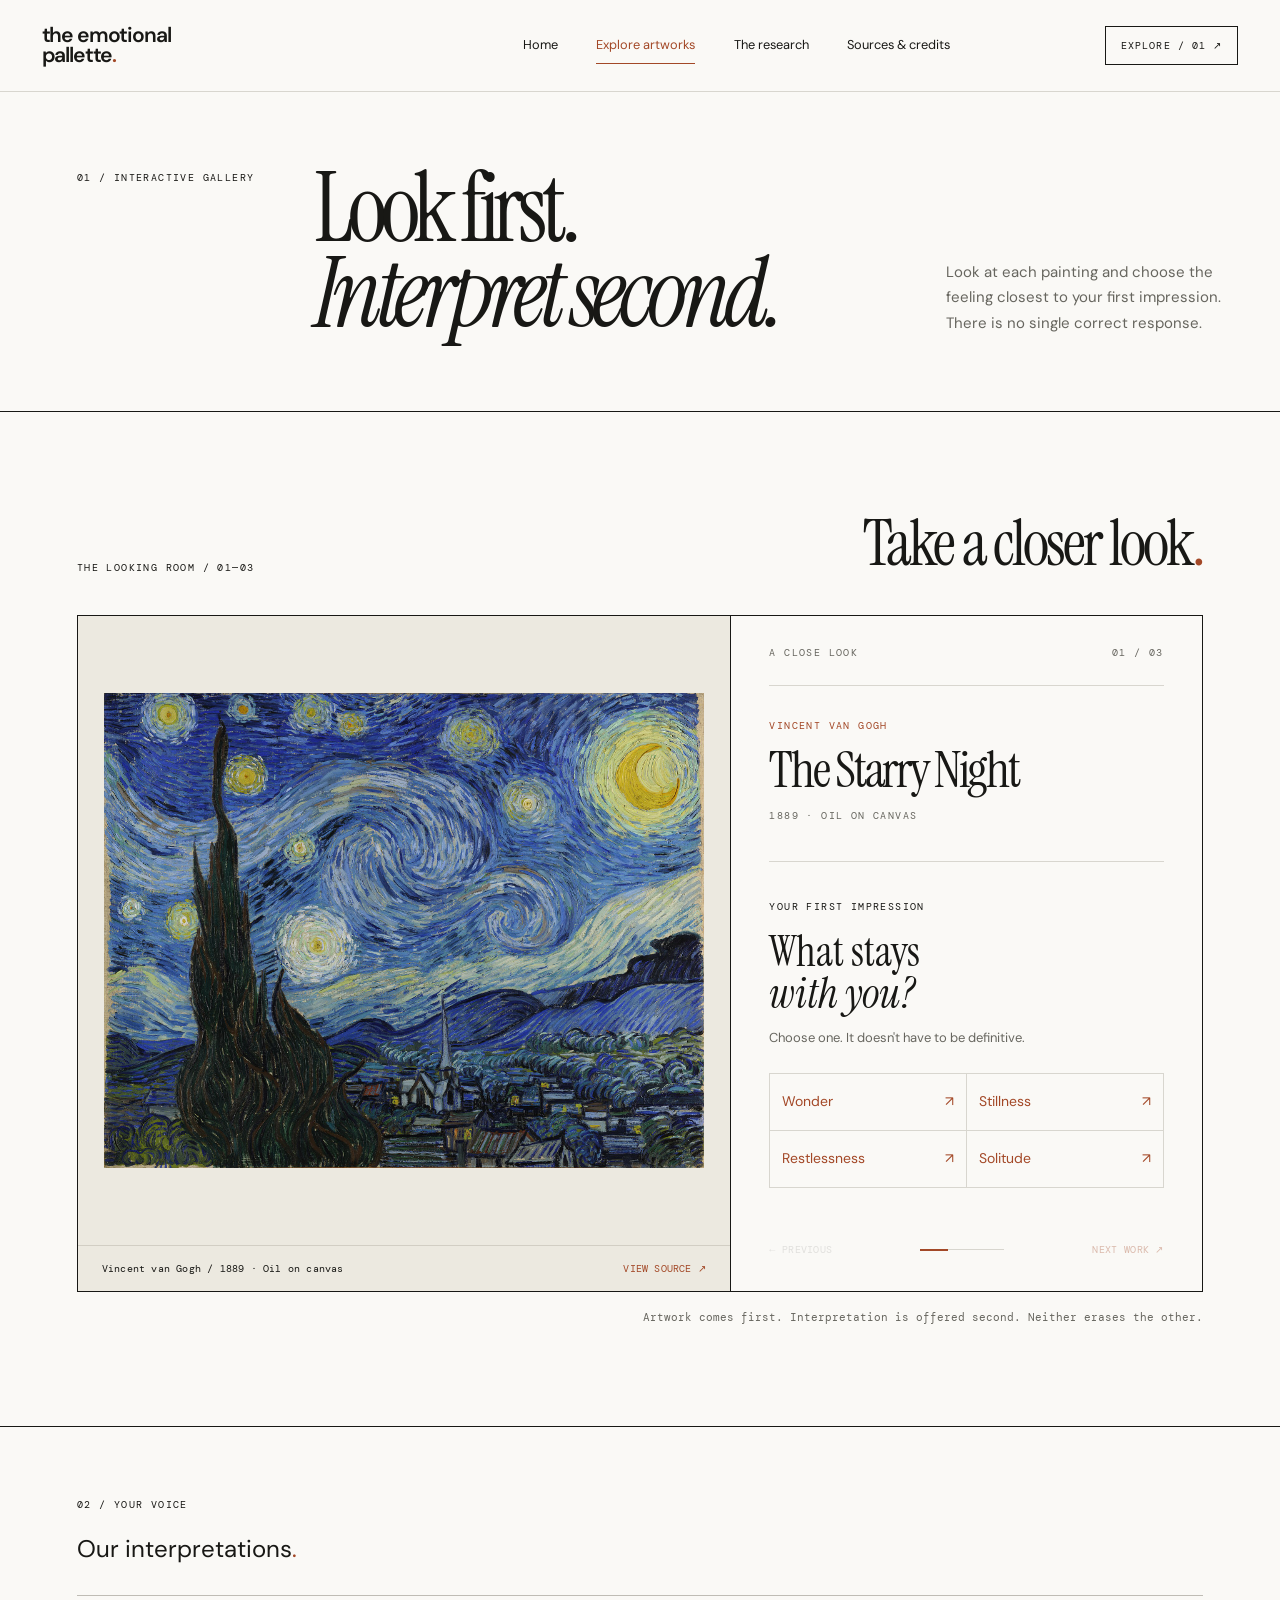
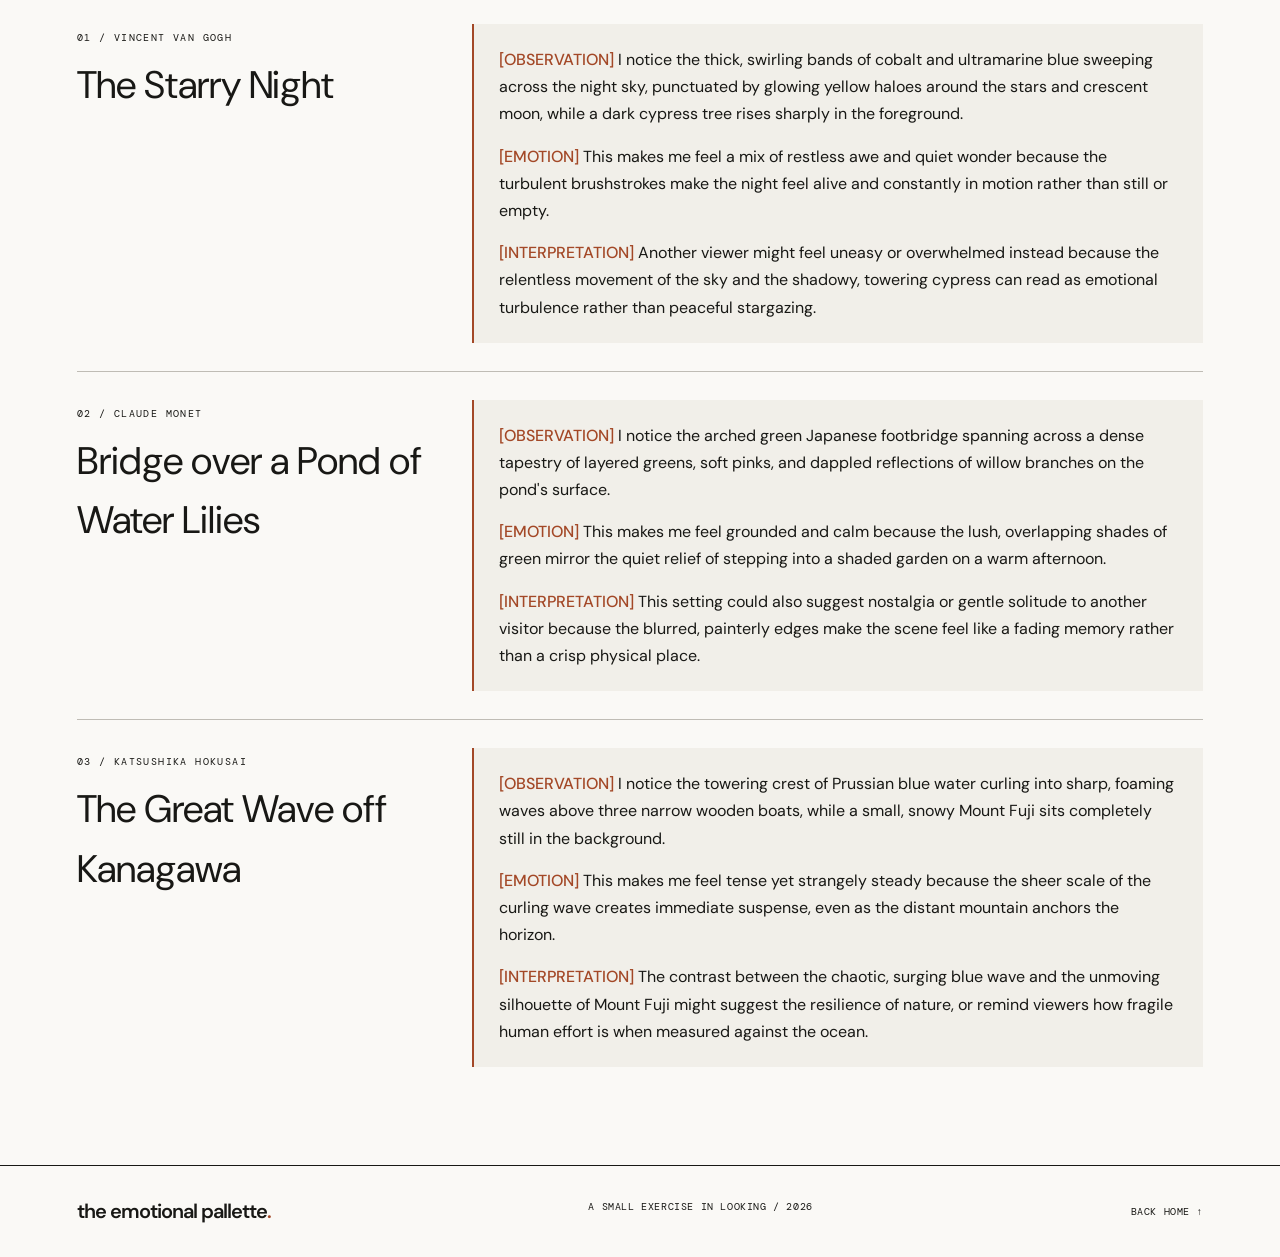
<file: explore.html>
<!DOCTYPE html>
<html lang="en">
<head>
  <meta charset="UTF-8">
  <meta name="viewport" content="width=device-width, initial-scale=1.0">
  <title>Explore Artworks — The Emotional Pallette</title>
  <link rel="preconnect" href="https://fonts.googleapis.com">
  <link rel="preconnect" href="https://fonts.gstatic.com" crossorigin>
  <link href="https://fonts.googleapis.com/css2?family=DM+Mono:wght@400;500&family=DM+Sans:wght@400;500;600&family=Instrument+Serif:ital@0;1&display=swap" rel="stylesheet">
  <link rel="stylesheet" href="styles.css">
  <script src="script.js" defer></script>
  <style>
    .student-notes { padding-top: 64px; padding-bottom: 70px; }
    .student-notes h2 { margin: 14px 0 28px; }
    .student-note {
      border-top: 1px solid #bfbcb5;
      padding: 28px 0;
      display: grid;
      grid-template-columns: minmax(160px, 1fr) minmax(0, 2fr);
      gap: 30px;
    }
    .student-note h3 { margin: 7px 0; font-size: clamp(27px, 3vw, 40px); }
    .student-note .writing-box {
      background: #f1efe9;
      border-left: 2px solid #a34827;
      padding: 22px 25px;
    }
    .student-note .writing-box p { margin: 0 0 15px; line-height: 1.7; }
    .student-note .writing-box p:last-child { margin-bottom: 0; }
    .student-note .writing-box strong { color: #a34827; font-weight: 500; }
    @media (max-width: 720px) {
      .student-note { grid-template-columns: 1fr; gap: 16px; }
    }
  </style>
</head>
<body data-page="explore">
  <a class="skip-link" href="#main">Skip to main content</a>
  <header class="site-header">
    <a class="wordmark" href="index.html" aria-label="The Emotional Pallette home">the emotional<span class="wordmark-line">pallette<span class="wordmark-period">.</span></span></a>
    <nav class="nav-links" aria-label="Main navigation">
      <a href="index.html">Home</a>
      <a href="explore.html" aria-current="page">Explore artworks</a>
      <a href="research.html">The research</a>
      <a href="sources.html">Sources & credits</a>
    </nav>
    <a class="nav-index" href="#experience">EXPLORE / 01 ↗</a>
  </header>

  <main id="main">
    <section class="page-intro section-frame">
      <span class="small-label">01 / INTERACTIVE GALLERY</span>
      <h1>Look first.<br><em>Interpret second.</em></h1>
      <p>Look at each painting and choose the feeling closest to your first impression. There is no single correct response.</p>
    </section>

    <!-- Do not rename the IDs in this gallery. script.js uses them. -->
    <section class="experience section-frame" id="experience" aria-labelledby="experience-title">
      <div class="section-heading">
        <span class="small-label">THE LOOKING ROOM / 01—03</span>
        <h2 id="experience-title">Take a closer look<span class="accent-dot">.</span></h2>
      </div>
      <div class="experience-shell">
        <div class="experience-art">
          <div class="image-slot">
            <img id="painting-image" src="" alt="" referrerpolicy="no-referrer">
            <div class="image-fallback" id="painting-fallback" hidden>
              <span>IMAGE PREVIEW UNAVAILABLE</span>
              <p>Use the artwork source link below to view the original.</p>
            </div>
          </div>
          <div class="art-caption">
            <span id="painting-caption"></span>
            <a id="painting-source" href="sources.html" target="_blank" rel="noopener noreferrer">VIEW SOURCE ↗</a>
          </div>
        </div>
        <div class="experience-panel">
          <div class="panel-top">
            <span class="small-label">A CLOSE LOOK</span>
            <span class="small-label" id="progress-count">01 / 03</span>
          </div>
          <div class="panel-title">
            <p class="maker" id="work-maker"></p>
            <h3 id="work-title"></h3>
            <p class="work-date" id="work-date"></p>
          </div>
          <div class="question-block">
            <span class="small-label">YOUR FIRST IMPRESSION</span>
            <h4>What stays<br><em>with you?</em></h4>
            <p>Choose one. It doesn't have to be definitive.</p>
            <div id="emotion-options" class="emotion-options" role="group" aria-label="Choose your emotional response"></div>
          </div>
          <div id="reflection" class="reflection" aria-live="polite" hidden>
            <span class="small-label">A POSSIBLE READING / NOT A DIAGNOSIS</span>
            <p id="reflection-text"></p>
            <button id="context-trigger" class="reveal-link" type="button">SHOW THE HISTORICAL CONTEXT <span aria-hidden="true">+</span></button>
            <div id="context" hidden>
              <p id="context-text"></p>
              <p><a href="#student-interpretations">READ OUR OWN ARTWORK INTERPRETATIONS ↗</a></p>
            </div>
          </div>
          <div class="panel-controls">
            <button id="previous" class="control-previous" type="button">← PREVIOUS</button>
            <span class="progress-rule" aria-hidden="true"><span id="progress-bar"></span></span>
            <button id="next" class="control-next" type="button" disabled>NEXT WORK ↗</button>
          </div>
        </div>
      </div>
      <p class="under-gallery">Artwork comes first. Interpretation is offered second. Neither erases the other.</p>
    </section>

    <!-- FILLED IN INTERPRETATION SECTIONS -->
    <section id="student-interpretations" class="student-notes section-frame" aria-labelledby="notes-title">
      <span class="small-label">02 / YOUR VOICE</span>
      <h2 id="notes-title">Our interpretations<span class="accent-dot">.</span></h2>

      <article class="student-note">
        <div>
          <span class="small-label">01 / VINCENT VAN GOGH</span>
          <h3>The Starry Night</h3>
        </div>
        <div class="writing-box">
          <p><strong>[OBSERVATION]</strong> I notice the thick, swirling bands of cobalt and ultramarine blue sweeping across the night sky, punctuated by glowing yellow haloes around the stars and crescent moon, while a dark cypress tree rises sharply in the foreground.</p>
          <p><strong>[EMOTION]</strong> This makes me feel a mix of restless awe and quiet wonder because the turbulent brushstrokes make the night feel alive and constantly in motion rather than still or empty.</p>
          <p><strong>[INTERPRETATION]</strong> Another viewer might feel uneasy or overwhelmed instead because the relentless movement of the sky and the shadowy, towering cypress can read as emotional turbulence rather than peaceful stargazing.</p>
        </div>
      </article>

      <article class="student-note">
        <div>
          <span class="small-label">02 / CLAUDE MONET</span>
          <h3>Bridge over a Pond of Water Lilies</h3>
        </div>
        <div class="writing-box">
          <p><strong>[OBSERVATION]</strong> I notice the arched green Japanese footbridge spanning across a dense tapestry of layered greens, soft pinks, and dappled reflections of willow branches on the pond's surface.</p>
          <p><strong>[EMOTION]</strong> This makes me feel grounded and calm because the lush, overlapping shades of green mirror the quiet relief of stepping into a shaded garden on a warm afternoon.</p>
          <p><strong>[INTERPRETATION]</strong> This setting could also suggest nostalgia or gentle solitude to another visitor because the blurred, painterly edges make the scene feel like a fading memory rather than a crisp physical place.</p>
        </div>
      </article>

      <article class="student-note">
        <div>
          <span class="small-label">03 / KATSUSHIKA HOKUSAI</span>
          <h3>The Great Wave off Kanagawa</h3>
        </div>
        <div class="writing-box">
          <p><strong>[OBSERVATION]</strong> I notice the towering crest of Prussian blue water curling into sharp, foaming waves above three narrow wooden boats, while a small, snowy Mount Fuji sits completely still in the background.</p>
          <p><strong>[EMOTION]</strong> This makes me feel tense yet strangely steady because the sheer scale of the curling wave creates immediate suspense, even as the distant mountain anchors the horizon.</p>
          <p><strong>[INTERPRETATION]</strong> The contrast between the chaotic, surging blue wave and the unmoving silhouette of Mount Fuji might suggest the resilience of nature, or remind viewers how fragile human effort is when measured against the ocean.</p>
        </div>
      </article>
    </section>

    <section id="your-palette" class="result-section section-frame" aria-labelledby="results-title" hidden>
      <div class="section-rail"><span class="index">III.</span><span>YOUR RESPONSES</span></div>
      <div class="results-head">
        <h2 id="results-title">Three works.<br><em>Three encounters.</em></h2>
        <p>Look at your choices side by side. Which piece surprised you?</p>
      </div>
      <div id="results-grid" class="results-grid"></div>
      <div class="results-foot">
        <p>Similar colors do not guarantee similar feelings. Subject, composition, context, and personal experience may all play a role.</p>
        <button id="restart" class="reveal-link" type="button">BEGIN AGAIN ↗</button>
      </div>
    </section>
  </main>
  <footer class="footer">
    <a class="footer-brand" href="index.html">the emotional pallette<span>.</span></a>
    <p>A SMALL EXERCISE IN LOOKING / 2026</p>
    <a href="index.html">BACK HOME ↑</a>
  </footer>
</body>
</html>
</file>
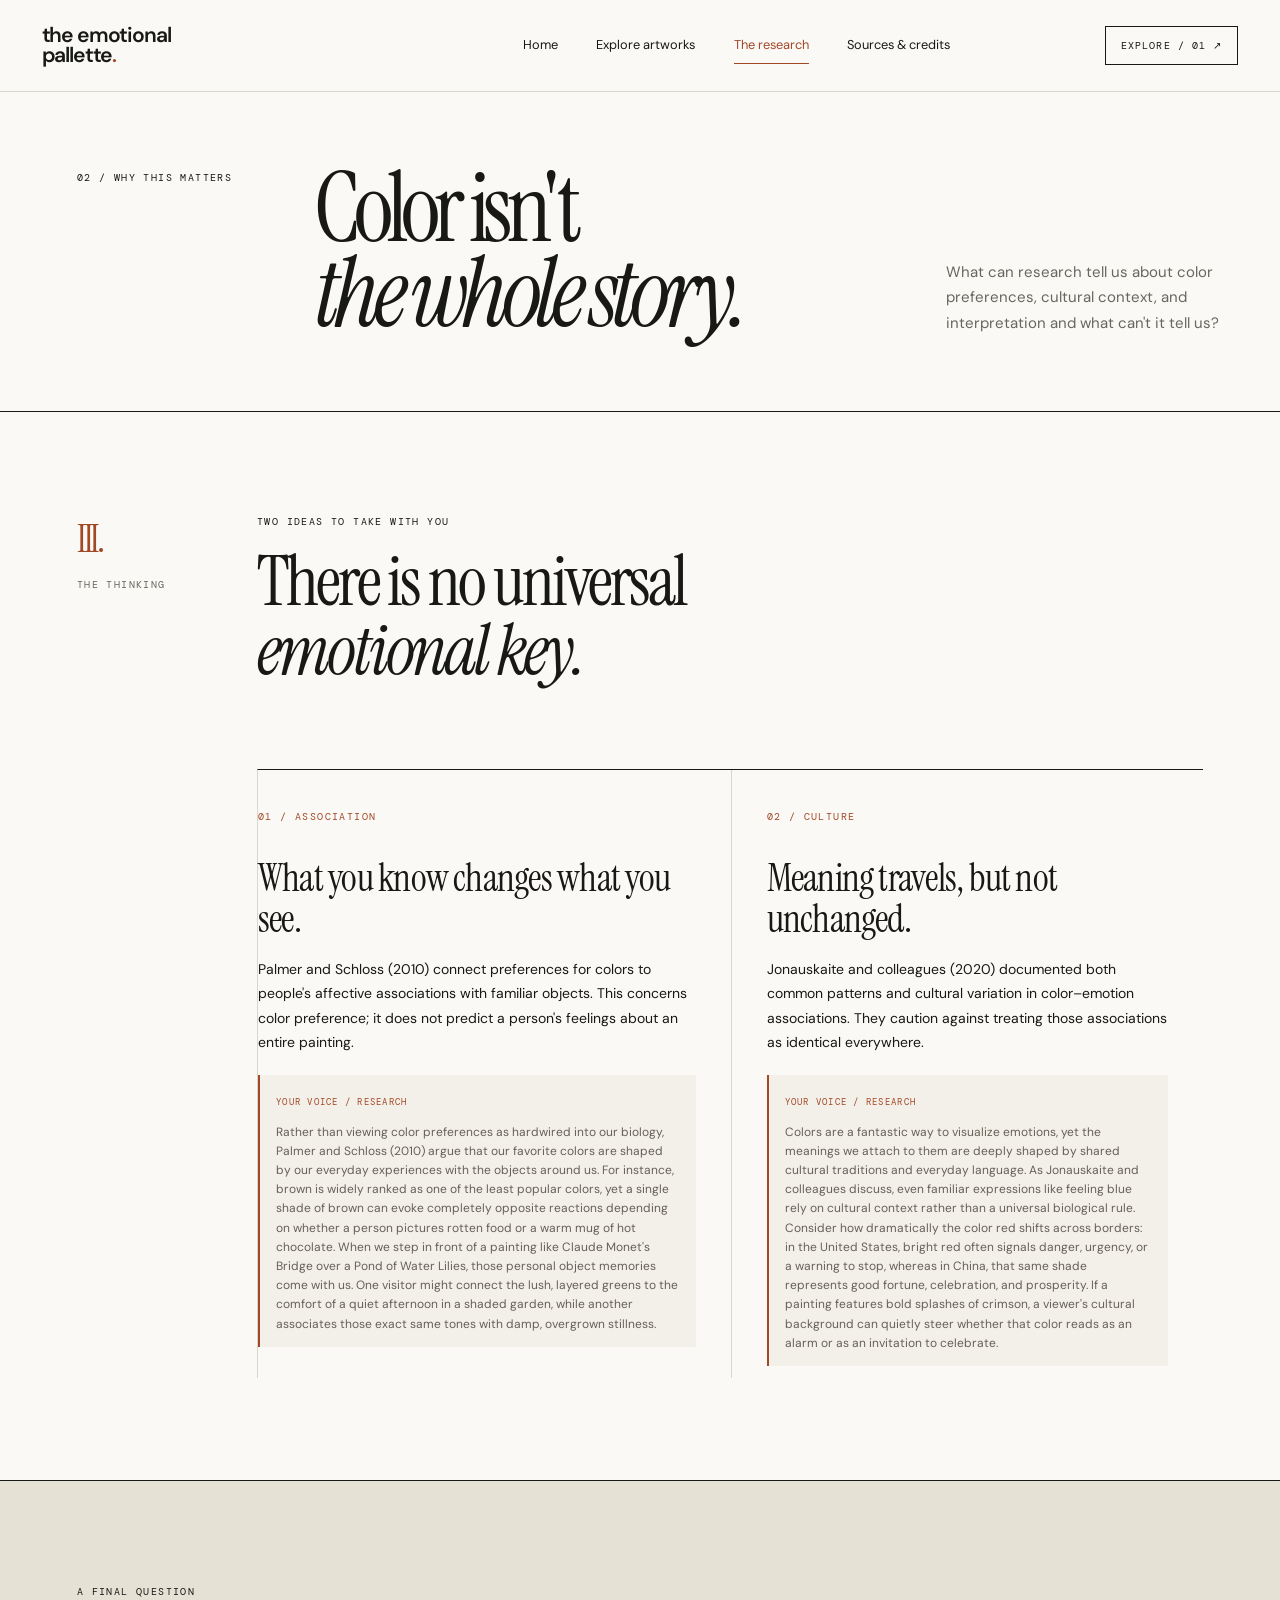
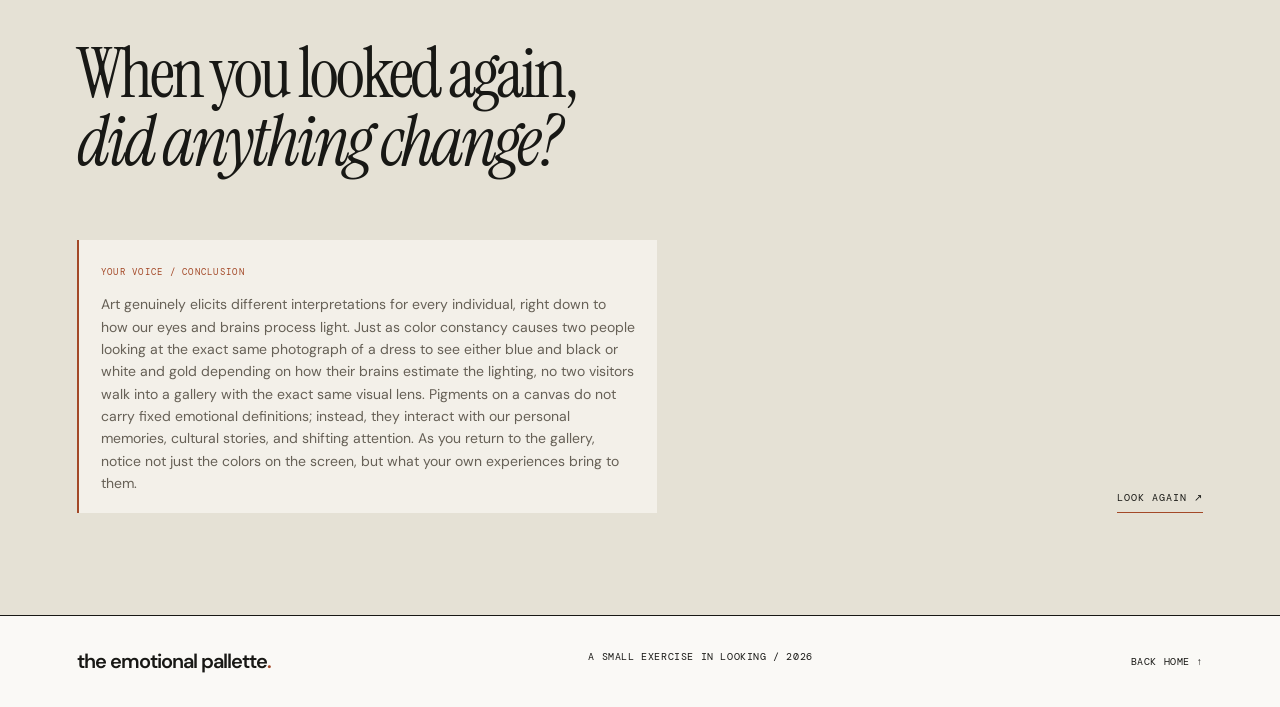
<file: research.html>
<!doctype html><html lang="en"><head>
<meta charset="utf-8"/>
<meta content="width=device-width, initial-scale=1" name="viewport"/>
<meta content="#faf9f6" name="theme-color"/>
<meta content="The Emotional Pallette: a close-looking exercise in art, attention, and feeling." name="description"/>
<title>The research — The Emotional Pallette</title>
<link href="https://fonts.googleapis.com" rel="preconnect"/>
<link crossorigin="" href="https://fonts.gstatic.com" rel="preconnect"/>
<link href="https://fonts.googleapis.com/css2?family=DM+Mono:wght@400;500&amp;family=DM+Sans:wght@400;500;600&amp;family=Instrument+Serif:ital@0;1&amp;display=swap" rel="stylesheet"/>
<link href="styles.css" rel="stylesheet"/>
<script defer="" src="script.js"></script>
</head><body data-page="research"><a class="skip-link" href="#main">Skip to main content</a><header class="site-header">
<a aria-label="The Emotional Pallette, home" class="wordmark" href="index.html">the emotional<span class="wordmark-line">pallette<span class="wordmark-period">.</span></span></a>
<nav aria-label="Main navigation" class="nav-links">
<a href="index.html" data-page="home">Home</a>
<a href="explore.html" data-page="explore">Explore artworks</a>
<a href="research.html" data-page="research" aria-current="page">The research</a>
<a href="sources.html" data-page="sources">Sources & credits</a>
</nav>
<a class="nav-index" href="explore.html">EXPLORE / 01 <span aria-hidden="true">↗</span></a>
</header><main id="main"><section class="page-intro section-frame"><span class="small-label">02 / WHY THIS MATTERS</span><h1>Color isn't<br><em>the whole story.</em></h1><p>What can research tell us about color preferences, cultural context, and interpretation and what can't it tell us?</p></section><section aria-labelledby="thinking-title" class="thinking section-frame" id="thinking">
<div class="section-rail"><span class="index">III.</span><span>THE THINKING</span></div>
<div class="thinking-head"><span class="small-label">TWO IDEAS TO TAKE WITH YOU</span><h2 id="thinking-title">There is no universal<br/><em>emotional key.</em></h2></div>
<div class="thinking-items"><article><span class="theory-index">01 / ASSOCIATION</span><h3>What you know changes what you see.</h3><p>Palmer and Schloss (2010) connect preferences for colors to people's affective associations with familiar objects. This concerns color preference; it does not predict a person's feelings about an entire painting.</p><div class="editorial-placeholder compact"><span class="placeholder-label">YOUR VOICE / RESEARCH</span><p>Rather than viewing color preferences as hardwired into our biology, Palmer and Schloss (2010) argue that our favorite colors are shaped by our everyday experiences with the objects around us. For instance, brown is widely ranked as one of the least popular colors, yet a single shade of brown can evoke completely opposite reactions depending on whether a person pictures rotten food or a warm mug of hot chocolate. When we step in front of a painting like Claude Monet's Bridge over a Pond of Water Lilies, those personal object memories come with us. One visitor might connect the lush, layered greens to the comfort of a quiet afternoon in a shaded garden, while another associates those exact same tones with damp, overgrown stillness.</p></div></article><article><span class="theory-index">02 / CULTURE</span><h3>Meaning travels, but not unchanged.</h3><p>Jonauskaite and colleagues (2020) documented both common patterns and cultural variation in color–emotion associations. They caution against treating those associations as identical everywhere.</p><div class="editorial-placeholder compact"><span class="placeholder-label">YOUR VOICE / RESEARCH</span><p>Colors are a fantastic way to visualize emotions, yet the meanings we attach to them are deeply shaped by shared cultural traditions and everyday language. As Jonauskaite and colleagues discuss, even familiar expressions like feeling blue rely on cultural context rather than a universal biological rule. Consider how dramatically the color red shifts across borders: in the United States, bright red often signals danger, urgency, or a warning to stop, whereas in China, that same shade represents good fortune, celebration, and prosperity. If a painting features bold splashes of crimson, a viewer's cultural background can quietly steer whether that color reads as an alarm or as an invitation to celebrate.</p></div></article></div>
</section><section class="closing section-frame"><span class="small-label">A FINAL QUESTION</span><h2>When you looked again,<br/><em>did anything change?</em></h2><div class="closing-bottom"><div class="editorial-placeholder closing-placeholder"><span class="placeholder-label">YOUR VOICE / CONCLUSION</span><p>Art genuinely elicits different interpretations for every individual, right down to how our eyes and brains process light. Just as color constancy causes two people looking at the exact same photograph of a dress to see either blue and black or white and gold depending on how their brains estimate the lighting, no two visitors walk into a gallery with the exact same visual lens. Pigments on a canvas do not carry fixed emotional definitions; instead, they interact with our personal memories, cultural stories, and shifting attention. As you return to the gallery, notice not just the colors on the screen, but what your own experiences bring to them.</p></div><a class="text-link" href="explore.html">LOOK AGAIN <span aria-hidden="true">↗</span></a></div></section></main><footer class="footer"><a class="footer-brand" href="index.html">the emotional pallette<span>.</span></a><p>A SMALL EXERCISE IN LOOKING / 2026</p><a href="index.html">BACK HOME ↑</a></footer></body></html>
</file>
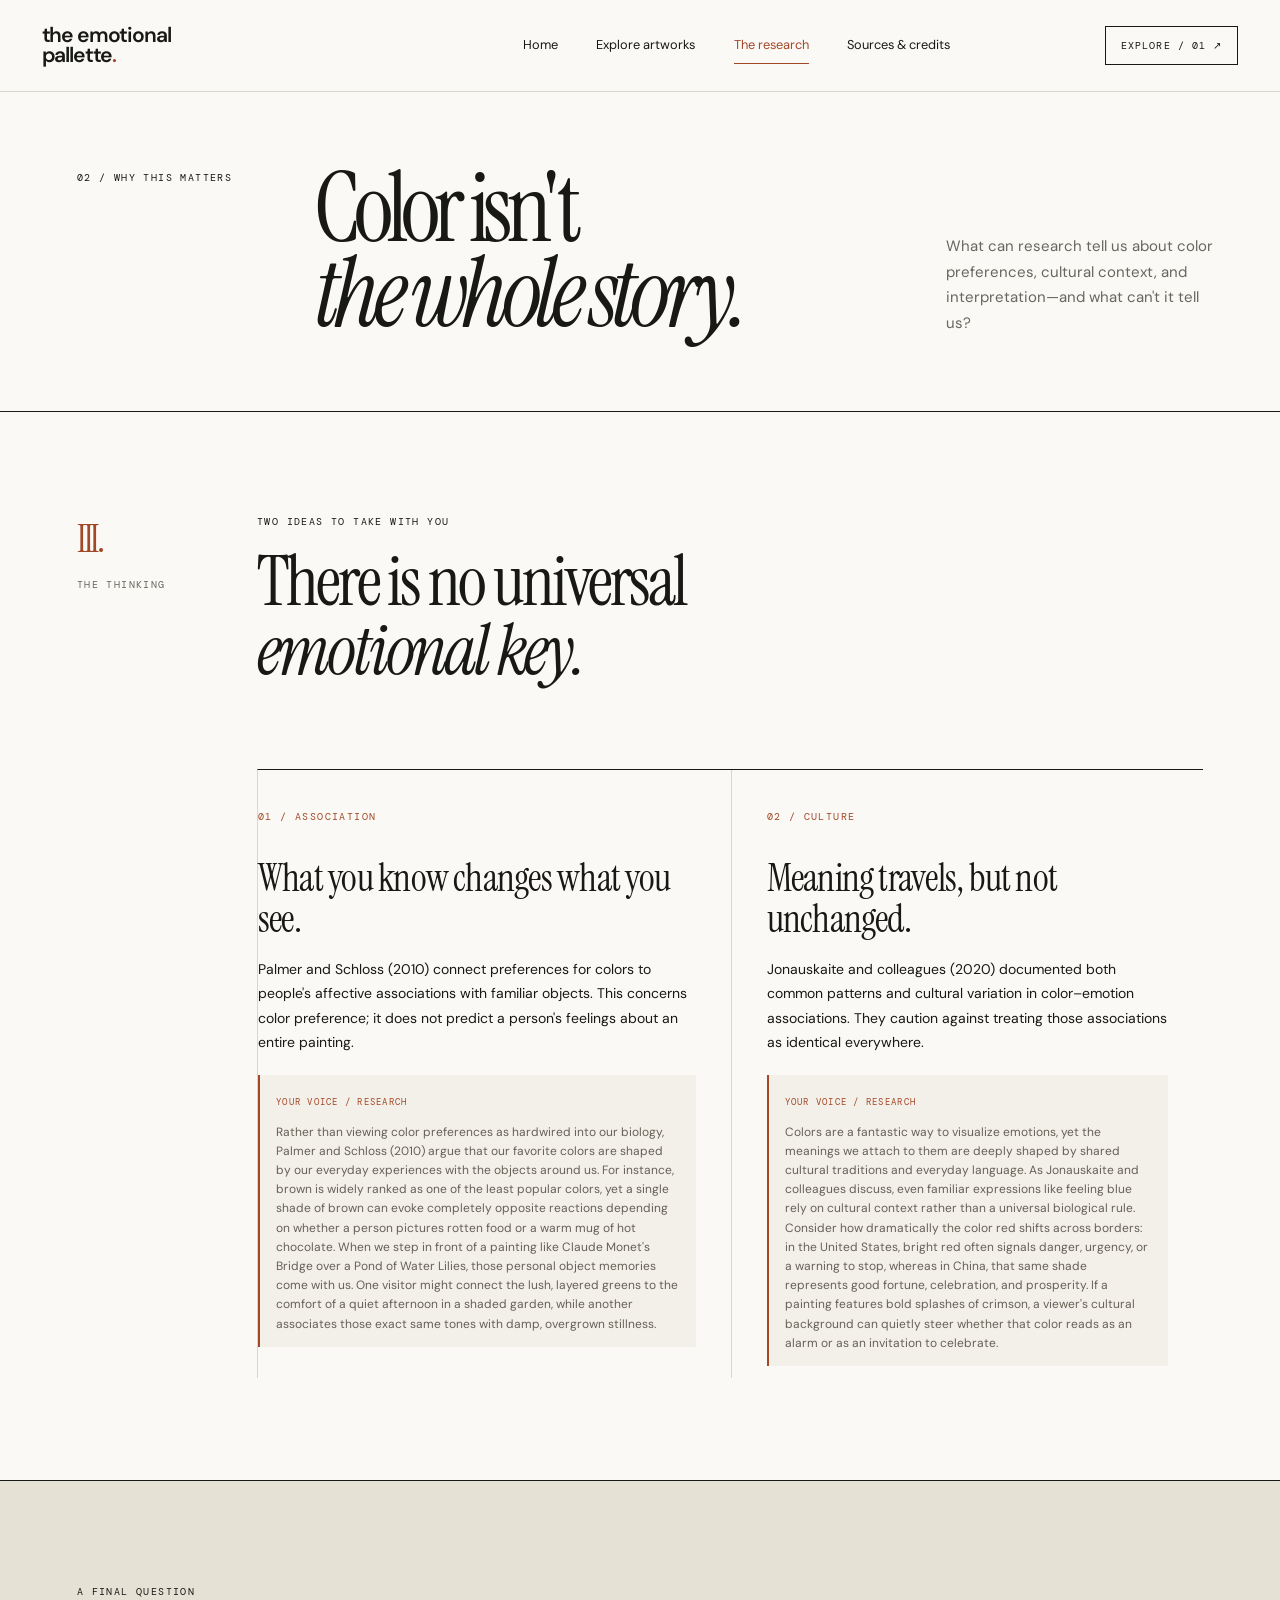
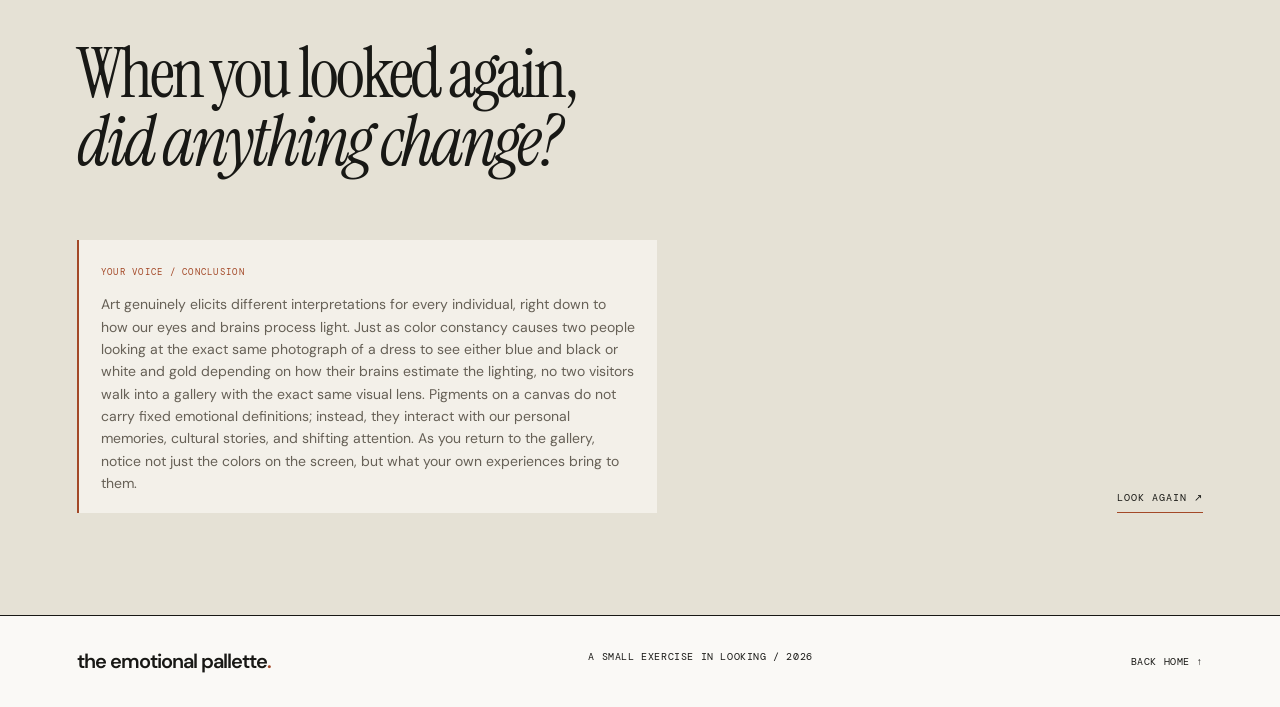
<file: sources.html>
<!doctype html><html lang="en"><head>
<meta charset="utf-8"/>
<meta content="width=device-width, initial-scale=1" name="viewport"/>
<meta content="#faf9f6" name="theme-color"/>
<meta content="The Emotional Pallette: a close-looking exercise in art, attention, and feeling." name="description"/>
<title>The research — The Emotional Pallette</title>
<link href="https://fonts.googleapis.com" rel="preconnect"/>
<link crossorigin="" href="https://fonts.gstatic.com" rel="preconnect"/>
<link href="https://fonts.googleapis.com/css2?family=DM+Mono:wght@400;500&amp;family=DM+Sans:wght@400;500;600&amp;family=Instrument+Serif:ital@0;1&amp;display=swap" rel="stylesheet"/>
<link href="styles.css" rel="stylesheet"/>
<script defer="" src="script.js"></script>
</head><body data-page="research"><a class="skip-link" href="#main">Skip to main content</a><header class="site-header">
<a aria-label="The Emotional Pallette, home" class="wordmark" href="index.html">the emotional<span class="wordmark-line">pallette<span class="wordmark-period">.</span></span></a>
<nav aria-label="Main navigation" class="nav-links">
<a href="index.html" data-page="home">Home</a>
<a href="explore.html" data-page="explore">Explore artworks</a>
<a href="research.html" data-page="research" aria-current="page">The research</a>
<a href="sources.html" data-page="sources">Sources & credits</a>
</nav>
<a class="nav-index" href="explore.html">EXPLORE / 01 <span aria-hidden="true">↗</span></a>
</header><main id="main"><section class="page-intro section-frame"><span class="small-label">02 / WHY THIS MATTERS</span><h1>Color isn't<br><em>the whole story.</em></h1><p>What can research tell us about color preferences, cultural context, and interpretation—and what can't it tell us?</p></section><section aria-labelledby="thinking-title" class="thinking section-frame" id="thinking">
<div class="section-rail"><span class="index">III.</span><span>THE THINKING</span></div>
<div class="thinking-head"><span class="small-label">TWO IDEAS TO TAKE WITH YOU</span><h2 id="thinking-title">There is no universal<br/><em>emotional key.</em></h2></div>
<div class="thinking-items"><article><span class="theory-index">01 / ASSOCIATION</span><h3>What you know changes what you see.</h3><p>Palmer and Schloss (2010) connect preferences for colors to people's affective associations with familiar objects. This concerns color preference; it does not predict a person's feelings about an entire painting.</p><div class="editorial-placeholder compact"><span class="placeholder-label">YOUR VOICE / RESEARCH</span><p>Rather than viewing color preferences as hardwired into our biology, Palmer and Schloss (2010) argue that our favorite colors are shaped by our everyday experiences with the objects around us. For instance, brown is widely ranked as one of the least popular colors, yet a single shade of brown can evoke completely opposite reactions depending on whether a person pictures rotten food or a warm mug of hot chocolate. When we step in front of a painting like Claude Monet's Bridge over a Pond of Water Lilies, those personal object memories come with us. One visitor might connect the lush, layered greens to the comfort of a quiet afternoon in a shaded garden, while another associates those exact same tones with damp, overgrown stillness.</p></div></article><article><span class="theory-index">02 / CULTURE</span><h3>Meaning travels, but not unchanged.</h3><p>Jonauskaite and colleagues (2020) documented both common patterns and cultural variation in color–emotion associations. They caution against treating those associations as identical everywhere.</p><div class="editorial-placeholder compact"><span class="placeholder-label">YOUR VOICE / RESEARCH</span><p>Colors are a fantastic way to visualize emotions, yet the meanings we attach to them are deeply shaped by shared cultural traditions and everyday language. As Jonauskaite and colleagues discuss, even familiar expressions like feeling blue rely on cultural context rather than a universal biological rule. Consider how dramatically the color red shifts across borders: in the United States, bright red often signals danger, urgency, or a warning to stop, whereas in China, that same shade represents good fortune, celebration, and prosperity. If a painting features bold splashes of crimson, a viewer's cultural background can quietly steer whether that color reads as an alarm or as an invitation to celebrate.</p></div></article></div>
</section><section class="closing section-frame"><span class="small-label">A FINAL QUESTION</span><h2>When you looked again,<br/><em>did anything change?</em></h2><div class="closing-bottom"><div class="editorial-placeholder closing-placeholder"><span class="placeholder-label">YOUR VOICE / CONCLUSION</span><p>Art genuinely elicits different interpretations for every individual, right down to how our eyes and brains process light. Just as color constancy causes two people looking at the exact same photograph of a dress to see either blue and black or white and gold depending on how their brains estimate the lighting, no two visitors walk into a gallery with the exact same visual lens. Pigments on a canvas do not carry fixed emotional definitions; instead, they interact with our personal memories, cultural stories, and shifting attention. As you return to the gallery, notice not just the colors on the screen, but what your own experiences bring to them.</p></div><a class="text-link" href="explore.html">LOOK AGAIN <span aria-hidden="true">↗</span></a></div></section></main><footer class="footer"><a class="footer-brand" href="index.html">the emotional pallette<span>.</span></a><p>A SMALL EXERCISE IN LOOKING / 2026</p><a href="index.html">BACK HOME ↑</a></footer></body></html>
</file>
<file: styles.css>
:root{--paper:#faf9f6;--ink:#181815;--muted:#67665f;--line:#d8d6cf;--accent:#a34827;--shade:#f0eee8;--serif:'Instrument Serif',Georgia,serif;--sans:'DM Sans',sans-serif;--mono:'DM Mono',monospace}*{box-sizing:border-box}html{scroll-behavior:smooth}body{margin:0;background:var(--paper);color:var(--ink);font:16px/1.55 var(--sans);-webkit-font-smoothing:antialiased}button,a{font:inherit}a{color:inherit}button{cursor:pointer}button:focus-visible,a:focus-visible{outline:2px solid var(--accent);outline-offset:4px}button:disabled{opacity:.35;cursor:not-allowed}h1,h2,h3,h4,p{margin-top:0}h1,h2,h3,h4{font-weight:400}.skip-link{position:absolute;top:-60px;background:var(--paper);padding:10px;z-index:20}.skip-link:focus{top:0}.site-header{border-bottom:1px solid var(--line);height:92px;display:grid;grid-template-columns:4fr 6fr 2fr;align-items:center;padding:0 3.25vw;gap:20px}.wordmark{text-decoration:none;letter-spacing:-.055em;font-weight:600;font-size:1.32rem;line-height:.92;width:max-content}.wordmark-line{display:block}.wordmark-period,.accent-dot{color:var(--accent)}.nav-links{display:flex;justify-content:center;gap:clamp(12px,3vw,44px)}.nav-links a{text-decoration:none;font-size:.8rem;border-bottom:1px solid transparent;padding:8px 0}.nav-links a:hover{border-bottom-color:var(--ink)}.nav-index{justify-self:end;font:10px var(--mono);letter-spacing:.11em;text-decoration:none;border:1px solid var(--ink);padding:12px 15px;white-space:nowrap}.nav-index:hover{background:var(--ink);color:var(--paper)}.hero{display:grid;grid-template-columns:4% 56% 40%;min-height:min(750px,86vh);position:relative;border-bottom:1px solid var(--ink)}.hero-side{border-right:1px solid var(--line);display:flex;flex-direction:column;align-items:center;justify-content:space-between;padding:35px 0;overflow:hidden}.hero-side span{writing-mode:vertical-rl;transform:rotate(180deg);font:9px var(--mono);letter-spacing:.14em;white-space:nowrap}.hero-copy{padding:clamp(52px,7.8vw,132px) 5.2vw 68px 5.5vw;display:flex;flex-direction:column;justify-content:center}.kicker,.small-label,.placeholder-label,.section-rail,.hero-bottom-band,.hero-visual-label,.maker,.work-date,.theory-index{font:10px/1.5 var(--mono);letter-spacing:.14em;text-transform:uppercase}.kicker{display:flex;align-items:center;gap:12px;color:var(--muted)}.kicker-line{width:26px;height:1px;background:var(--accent)}.hero h1{font:clamp(75px,8.1vw,157px)/.86 var(--serif);letter-spacing:-.072em;margin:47px 0 75px}.hero h1 em,.intro h2 em,.thinking h2 em,.closing h2 em,.references h2 em,.results-head h2 em{font-weight:400;font-style:italic}.hero-bottom{border-top:1px solid var(--ink);padding-top:20px;display:flex;gap:22px;align-items:flex-start;justify-content:space-between}.hero-bottom p{font-size:14px;max-width:230px;line-height:1.45;margin:0}.text-link{font:10px var(--mono);letter-spacing:.1em;text-decoration:none;border-bottom:1px solid var(--accent);padding-bottom:8px;white-space:nowrap}.text-link:hover{color:var(--accent)}.hero-visual{position:relative;overflow:hidden;background:#dfd9cd}.hero-artframe{height:100%;min-height:600px;position:relative;overflow:hidden}.hero-artframe img{width:100%;height:100%;object-fit:cover;filter:saturate(.78);display:block}.hero-artframe.image-missing:after{content:'ARTWORK IMAGE REQUIRES AN INTERNET CONNECTION';position:absolute;inset:30% 14%;display:grid;place-content:center;text-align:center;font:12px var(--mono)}.hero-visual-label{position:absolute;bottom:18px;left:22px;background:var(--paper);padding:9px 12px;font-size:9px}.hero-vertical{position:absolute;right:18px;top:20px;writing-mode:vertical-rl;font:10px var(--mono);letter-spacing:.15em;color:var(--paper);mix-blend-mode:difference}.hero-bottom-band{position:absolute;bottom:0;left:4%;width:56%;display:flex;justify-content:space-between;border-top:1px solid var(--line);padding:14px 5.2vw 14px 5.5vw;font-size:9px;color:var(--muted)}.hero-copy{padding-bottom:110px}.section-frame{padding:clamp(70px,8vw,125px) 6vw;border-bottom:1px solid var(--ink)}.section-rail{display:flex;flex-direction:column;gap:13px;font-size:10px;color:var(--muted)}.section-rail .index{font:38px var(--serif);letter-spacing:-.06em;color:var(--accent)}.intro{display:grid;grid-template-columns:16% 56% 28%;gap:0}.intro-main{padding-right:6vw}.intro h2,.thinking h2,.closing h2,.references h2,.results-head h2{font:clamp(44px,5.5vw,87px)/.97 var(--serif);letter-spacing:-.044em;margin:0 0 30px}.intro-text{max-width:470px;font-size:clamp(18px,1.6vw,23px);line-height:1.5}.intro-note{border-left:1px solid var(--line);padding:12px 0 0 32px}.intro-note p{font-size:14px;line-height:1.65}.intro-note .subtle{color:var(--muted);font-size:12px}.editorial-placeholder{margin:35px 0 0;border-left:2px solid var(--accent);background:#f3f0e9;padding:18px 22px}.editorial-placeholder p{margin:10px 0 0;color:#666056;line-height:1.6;font-size:14px}.placeholder-label{color:var(--accent);font-size:9px}.editorial-placeholder.compact{margin-top:20px;padding:13px 16px}.compact p{font-size:12px}.section-heading{display:flex;justify-content:space-between;align-items:end;margin-bottom:40px;gap:25px}.section-heading h2{font:clamp(48px,5vw,78px)/.95 var(--serif);letter-spacing:-.045em;margin:0}.experience-shell{display:grid;grid-template-columns:58% 42%;border:1px solid var(--ink);min-height:640px}.experience-art{background:#ece9e0;display:flex;flex-direction:column;min-width:0}.image-slot{flex:1;min-height:540px;display:grid;place-items:center;padding:26px;position:relative}.image-slot img{width:100%;max-height:570px;height:auto;object-fit:contain;display:block}.image-fallback{padding:22px;text-align:center;font:11px var(--mono)}.image-fallback p{font:13px var(--sans)}.art-caption{border-top:1px solid #d2cec4;padding:16px 24px;display:flex;justify-content:space-between;align-items:center;gap:15px;font:10px var(--mono);letter-spacing:.02em}.art-caption a{text-decoration:none;color:var(--accent);white-space:nowrap}.art-caption a:hover{text-decoration:underline}.experience-panel{border-left:1px solid var(--ink);padding:29px clamp(24px,3vw,50px) 25px;display:flex;flex-direction:column;min-width:0}.panel-top{display:flex;justify-content:space-between;color:var(--muted);padding-bottom:25px;border-bottom:1px solid var(--line)}.panel-title{padding:32px 0 28px;border-bottom:1px solid var(--line)}.maker{color:var(--accent)}.panel-title h3{font:clamp(41px,4vw,71px)/.99 var(--serif);letter-spacing:-.045em;margin:12px 0}.work-date{color:var(--muted)}.question-block{padding:31px 0 15px}.question-block h4{font:clamp(33px,3.3vw,50px)/1 var(--serif);margin:13px 0}.question-block h4 em{font-weight:400}.question-block>p{font-size:13px;color:var(--muted)}.emotion-options{display:grid;grid-template-columns:1fr 1fr;margin-top:25px;border-top:1px solid var(--line);border-left:1px solid var(--line)}.emotion-button{border:0;border-right:1px solid var(--line);border-bottom:1px solid var(--line);background:transparent;text-align:left;padding:17px 12px;font-size:14px;display:flex;justify-content:space-between;align-items:center;gap:8px;transition:background .15s,color .15s}.emotion-button:hover{background:var(--shade)}.emotion-button[aria-pressed='true']{background:var(--ink);color:var(--paper)}.emotion-button span{color:var(--accent)}.emotion-button[aria-pressed='true'] span{color:#f2b8a3}.reflection{padding:20px 0;border-top:1px solid var(--line)}.reflection p{font-size:14px;line-height:1.65;margin:12px 0}.reveal-link{border:0;background:none;padding:8px 0;font:10px var(--mono);letter-spacing:.1em;border-bottom:1px solid var(--accent);color:var(--accent);text-align:left}.reveal-link:hover{color:var(--ink);border-bottom-color:var(--ink)}.panel-controls{margin-top:auto;padding-top:30px;display:flex;gap:16px;align-items:center;justify-content:space-between}.control-previous,.control-next{border:0;background:none;white-space:nowrap;font:10px var(--mono);letter-spacing:.03em;padding:10px 0}.control-next{color:var(--accent)}.control-previous:hover,.control-next:hover:not(:disabled){text-decoration:underline}.progress-rule{height:1px;background:var(--line);flex:1;max-width:84px}.progress-rule span{display:block;height:2px;background:var(--accent);width:33%;transition:width .2s}.under-gallery{text-align:right;color:var(--muted);font:11px var(--mono);margin:18px 0 0}.result-section{display:grid;grid-template-columns:16% 84%;background:#eeece5}.results-head{display:flex;justify-content:space-between;align-items:end;gap:28px}.results-head p{max-width:200px;font-size:14px}.results-grid{grid-column:2;display:grid;grid-template-columns:repeat(3,1fr);margin:30px 0;border-top:1px solid var(--ink);border-left:1px solid var(--ink)}.result-item{padding:23px;border-right:1px solid var(--ink);border-bottom:1px solid var(--ink)}.result-item span{font:10px var(--mono);color:var(--muted)}.result-item strong{font:clamp(28px,3vw,48px) var(--serif);display:block;margin-top:20px;font-weight:400}.results-foot{grid-column:2;display:flex;justify-content:space-between;align-items:start;gap:25px}.results-foot p{max-width:490px}.thinking{display:grid;grid-template-columns:16% 84%}.thinking-head{grid-column:2}.thinking-head .small-label{display:block;margin-bottom:18px}.thinking-items{grid-column:2;display:grid;grid-template-columns:1fr 1fr;margin-top:55px;border-top:1px solid var(--ink);border-left:1px solid var(--line)}.thinking-items article{padding:33px 35px 12px 0;min-width:0}.thinking-items article+article{border-left:1px solid var(--line);padding-left:35px}.theory-index{color:var(--accent)}.thinking-items h3{font:clamp(30px,3vw,45px)/1.07 var(--serif);margin:30px 0 17px;letter-spacing:-.02em}.thinking-items article>p{max-width:510px;font-size:14px;line-height:1.75}.closing{background:#e5e1d5;min-height:500px;display:flex;flex-direction:column;align-items:start;justify-content:center}.closing h2{margin:40px 0 65px}.closing-bottom{width:100%;display:flex;justify-content:space-between;align-items:end;gap:40px}.closing-placeholder{margin:0;max-width:580px}.references{display:grid;grid-template-columns:16% 84%;padding-bottom:110px}.references-content h2{margin-bottom:45px}.source-list{list-style:none;padding:0;margin:0;border-top:1px solid var(--ink)}.source-list li{display:grid;grid-template-columns:25% 75%;gap:10px;padding:22px 0;border-bottom:1px solid var(--line);font-size:14px}.source-list li span{font:10px var(--mono);letter-spacing:.08em;color:var(--muted);padding-top:3px}.source-list a{text-decoration:none;border-bottom:1px solid var(--accent)}.source-list a:hover{color:var(--accent)}.ethics{padding-top:40px;max-width:740px}.ethics p{font-size:12px;color:var(--muted);margin-bottom:12px}.footer{padding:30px 6vw;display:flex;justify-content:space-between;align-items:center;gap:20px}.footer-brand{text-decoration:none;font-size:20px;letter-spacing:-.05em;font-weight:600}.footer-brand span{color:var(--accent)}.footer p,.footer>a:last-child{font:10px var(--mono);letter-spacing:.06em}.footer a:last-child{text-decoration:none}
@media(max-width:1100px){.hero{grid-template-columns:5% 57% 38%}.hero h1{font-size:clamp(64px,8.8vw,106px)}.hero-bottom-band{left:5%;width:57%}.intro{grid-template-columns:12% 55% 33%}.experience-shell{grid-template-columns:54% 46%}.experience-panel{padding:24px}.image-slot{min-height:450px}}@media(max-width:760px){.site-header{grid-template-columns:1fr auto;height:74px;padding:0 5vw}.nav-links{display:none}.nav-index{font-size:9px}.hero{grid-template-columns:100%;min-height:unset}.hero-side{display:none}.hero-copy{padding:68px 6vw 85px}.hero h1{font-size:clamp(67px,14vw,112px);margin:33px 0 50px}.hero-visual{height:350px}.hero-artframe{min-height:0;height:350px}.hero-bottom-band{position:relative;left:0;width:100%;padding:18px 6vw;gap:12px;flex-wrap:wrap}.hero-bottom-band span{font-size:8px}.section-frame{padding:66px 6vw}.intro,.thinking,.references,.result-section{display:block}.section-rail{flex-direction:row;align-items:center;margin-bottom:30px}.intro-main{padding-right:0}.intro-note{margin-top:45px}.experience-shell{display:block}.experience-art{min-height:0}.image-slot{min-height:360px;padding:18px}.experience-panel{border-left:0;border-top:1px solid var(--ink);padding:25px}.section-heading{display:block}.section-heading h2{margin-top:15px}.results-grid{grid-template-columns:1fr}.results-head{display:block}.results-foot{display:block}.thinking-head,.thinking-items{display:block}.thinking-items article{padding:25px 0}.thinking-items article+article{border-left:0;border-top:1px solid var(--line);padding:25px 0}.closing{min-height:450px}.closing-bottom{display:block}.closing-bottom .text-link{display:inline-block;margin-top:30px}.references-content h2{margin-bottom:30px}.source-list li{grid-template-columns:1fr;gap:7px}.footer{flex-wrap:wrap}.footer p{order:3;width:100%}}@media(max-width:430px){.hero h1{font-size:65px}.hero-bottom{display:block}.hero-bottom .text-link{display:inline-block;margin-top:24px}.art-caption{display:block}.art-caption a{display:block;margin-top:9px}.panel-controls{gap:10px}.progress-rule{max-width:45px}.emotion-options{grid-template-columns:1fr 1fr}.emotion-button{font-size:12px;padding:13px 8px}}@media(prefers-reduced-motion:reduce){html{scroll-behavior:auto}*,*:before,*:after{transition:none!important}}
[hidden]{display:none!important}

/* Multi-page navigation and editorial page openings */
.nav-links a[aria-current="page"]{border-bottom-color:var(--accent);color:var(--accent)}
.page-intro{min-height:320px;display:grid;grid-template-columns:20% 55% 25%;align-items:end;gap:12px;padding-top:70px;padding-bottom:75px}
.page-intro>.small-label{align-self:start;padding-top:8px}
.page-intro h1{font:clamp(58px,7.5vw,115px)/.88 var(--serif);letter-spacing:-.065em;margin:0}
.page-intro h1 em{font-weight:400}
.page-intro p{font-size:15px;line-height:1.7;color:var(--muted);max-width:300px;margin:0}
.page-navigation{display:grid;grid-template-columns:22% 78%;gap:10px}
.page-navigation-links{border-top:1px solid var(--ink)}
.page-navigation-links a{font:clamp(32px,4vw,55px)/1.15 var(--serif);text-decoration:none;letter-spacing:-.03em;border-bottom:1px solid var(--line);padding:22px 5px;display:flex;justify-content:space-between;gap:18px}
.page-navigation-links a:hover{color:var(--accent)}
.page-navigation-links a span{font:15px var(--mono);align-self:center}
@media(max-width:1000px){.site-header{grid-template-columns:1fr auto;min-height:90px;height:auto}.nav-links{gap:15px;flex-wrap:wrap;justify-content:end}.nav-index{display:none}.page-intro{grid-template-columns:1fr 1fr}.page-intro>.small-label{grid-column:1/-1}.page-navigation{display:block}.page-navigation>.small-label{display:block;margin-bottom:22px}}
@media(max-width:760px){.site-header{display:block;padding:20px 6vw}.nav-links{display:flex;justify-content:space-between;gap:12px;margin-top:20px}.nav-links a{font-size:11px;white-space:nowrap}.page-intro{display:block;min-height:0}.page-intro h1{font-size:clamp(58px,11vw,90px);margin:25px 0}.page-intro p{max-width:580px}.page-navigation-links a{font-size:35px}}
@media(max-width:410px){.nav-links a{font-size:9px}}
</file>
